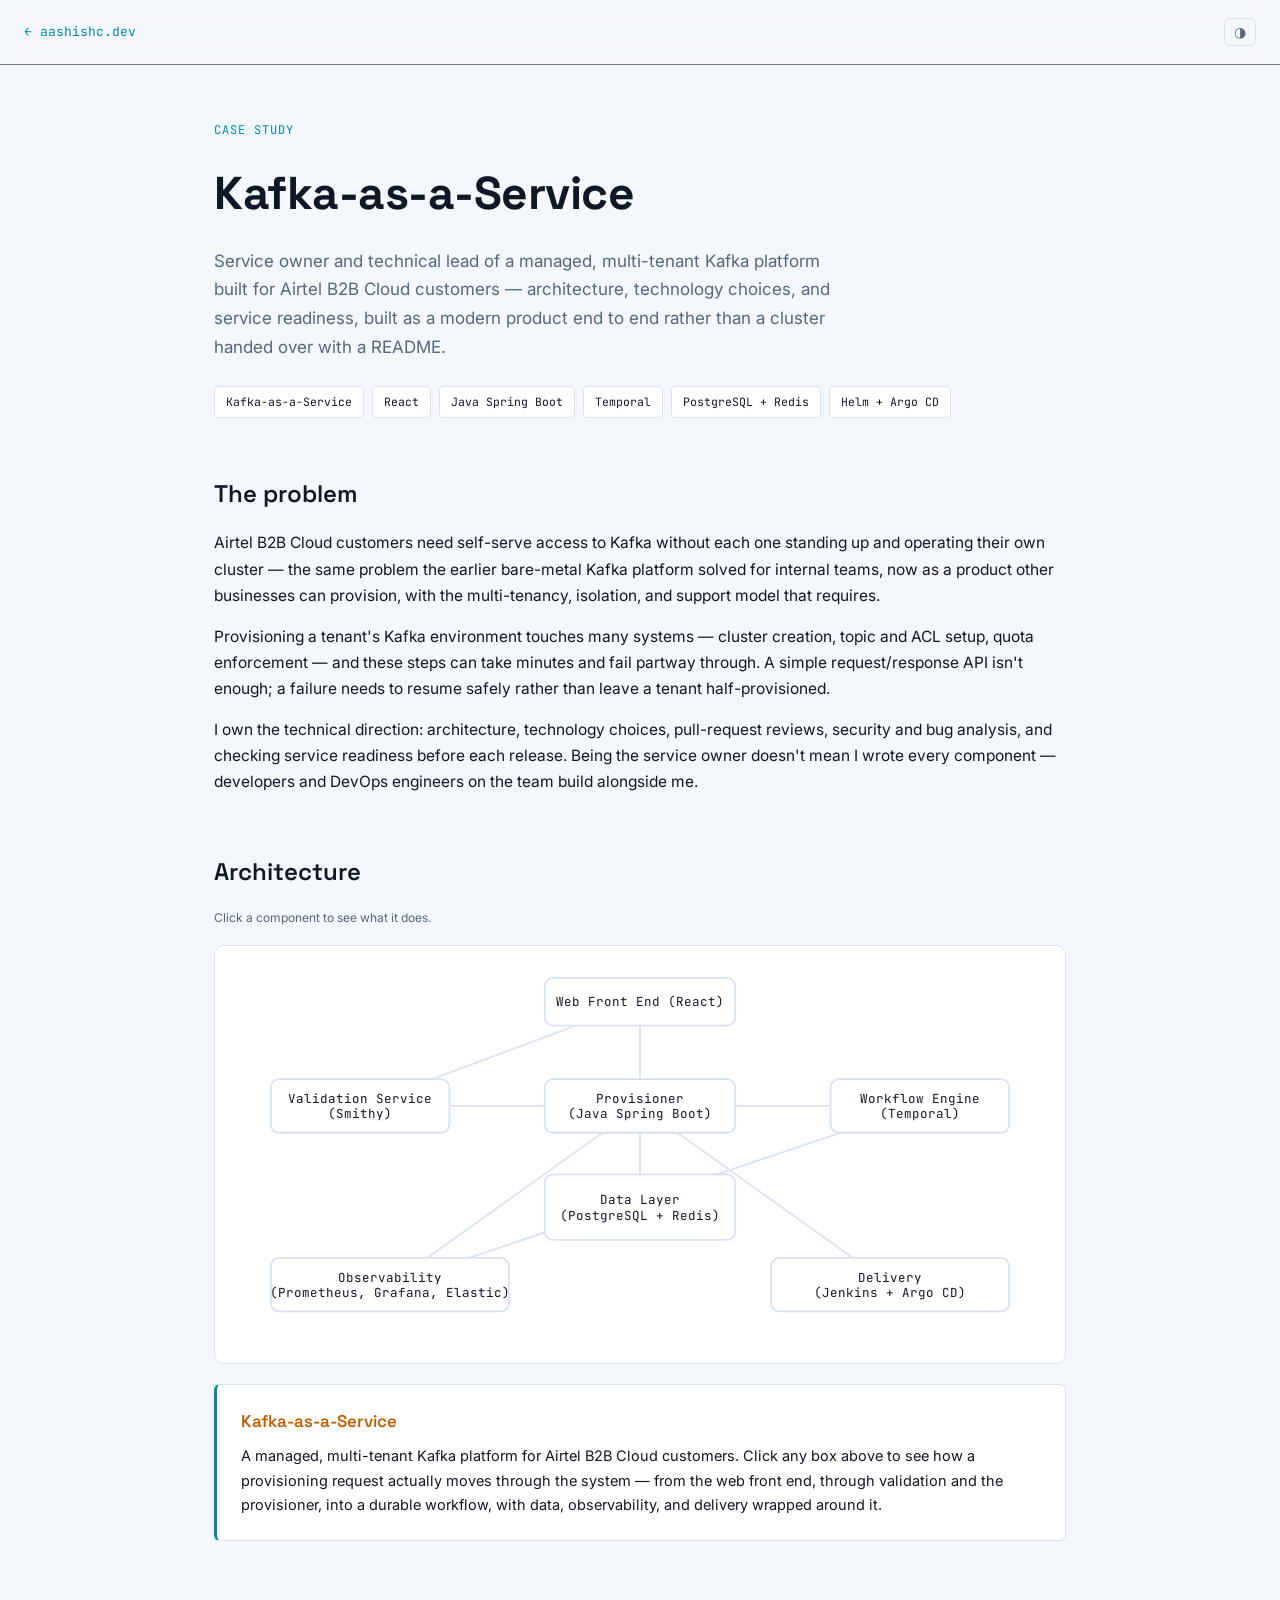
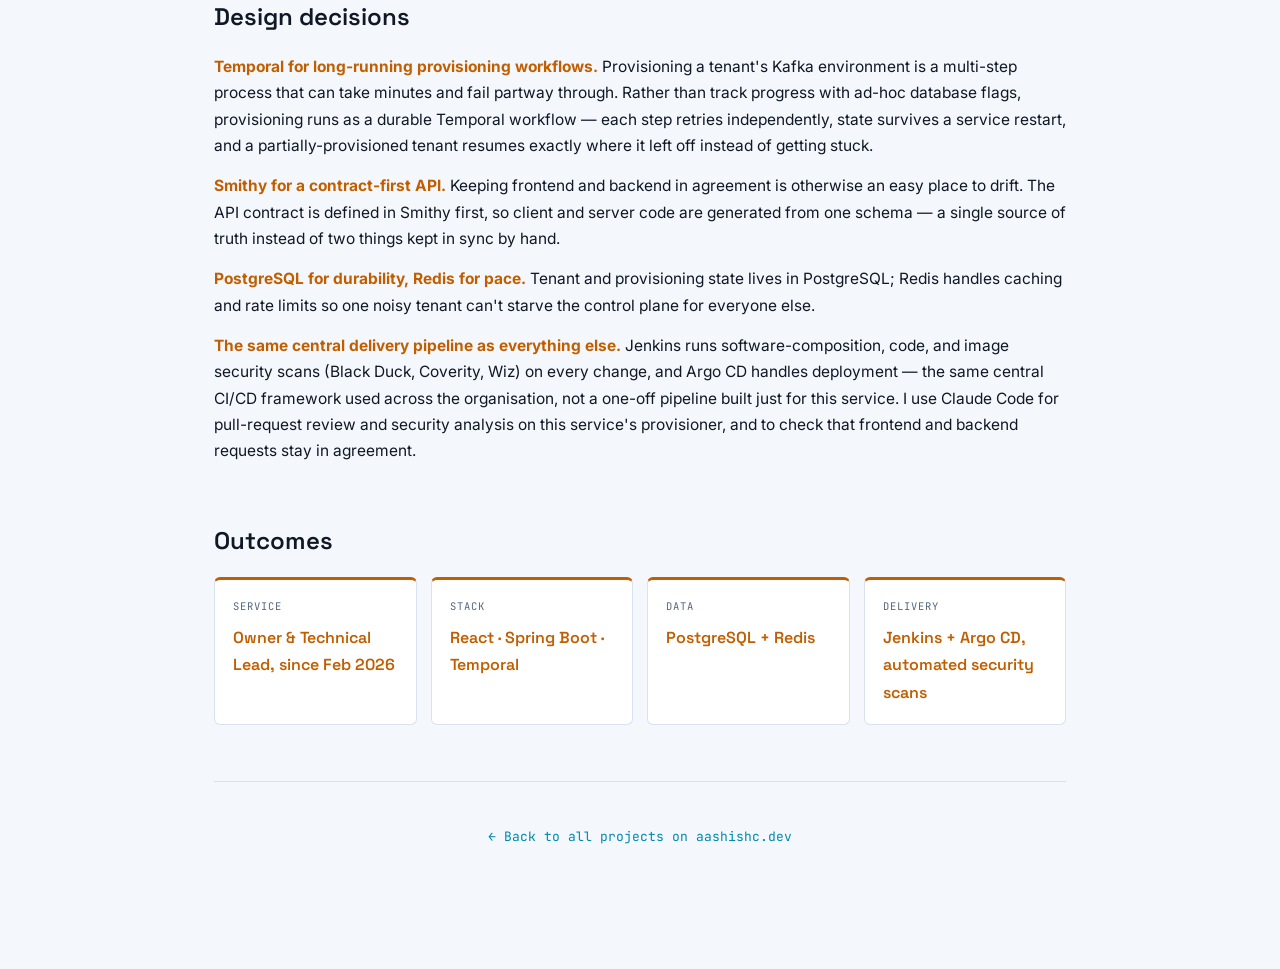
<file: case-study-kaas.html>
<!DOCTYPE html>
<html lang="en">
<head>
<meta charset="UTF-8">
<meta name="viewport" content="width=device-width, initial-scale=1.0">
<title>Kafka-as-a-Service — Case Study | Aashish Chhabra</title>
<meta name="description" content="How I own the architecture of Kafka-as-a-Service, a managed multi-tenant Kafka platform for Airtel B2B Cloud customers — React front end, Spring Boot provisioner, Temporal workflows, and a fully automated Jenkins + Argo CD delivery pipeline.">
<link rel="icon" href="favicon.ico" sizes="any">
<link rel="icon" type="image/png" sizes="32x32" href="favicon-32.png">
<link rel="icon" type="image/png" sizes="16x16" href="favicon-16.png">
<link rel="icon" type="image/png" sizes="192x192" href="favicon-192.png">
<link rel="apple-touch-icon" sizes="180x180" href="favicon-180.png">
<link rel="canonical" href="https://aashishc.dev/case-study-kaas.html">
<script>
  (function(){
    try {
      var saved = localStorage.getItem('theme');
      var theme = saved || (window.matchMedia('(prefers-color-scheme: light)').matches ? 'light' : 'dark');
      document.documentElement.setAttribute('data-theme', theme);
    } catch(e){}
  })();
</script>
<link rel="preconnect" href="https://fonts.googleapis.com">
<link rel="preconnect" href="https://fonts.gstatic.com" crossorigin>
<link href="https://fonts.googleapis.com/css2?family=Space+Grotesk:wght@500;600;700&family=Inter:wght@400;500&family=JetBrains+Mono:wght@500&display=swap" rel="stylesheet">
<link rel="stylesheet" href="shared-tokens.css">
<style>
  .container{ max-width:900px; margin:0 auto; padding:0 24px; }

  .nav{
    position:fixed; top:0; left:0; right:0; z-index:100;
    display:flex; align-items:center; justify-content:space-between; padding:18px 24px;
    background:var(--nav-bg); backdrop-filter:blur(12px); -webkit-backdrop-filter:blur(12px);
    border-bottom:1px solid rgba(26,47,74,0.6);
  }
  .nav__back{ font-family:'JetBrains Mono',monospace; font-size:13px; color:var(--cyan); }
  .theme-toggle{
    background:none; border:1px solid var(--border); border-radius:6px; padding:6px 9px;
    color:var(--muted); font-size:14px; line-height:1; transition:all .2s ease;
  }
  .theme-toggle:hover{ border-color:var(--cyan); color:var(--cyan); }

  main{ padding:120px 0 80px; }

  .cs-kicker{
    font-family:'JetBrains Mono',monospace; font-size:12px; color:var(--cyan); letter-spacing:1px;
    text-transform:uppercase; margin-bottom:14px; display:block;
  }
  .cs-title{ font-size:34px; font-weight:700; letter-spacing:-0.5px; margin-bottom:14px; }
  @media (min-width:768px){ .cs-title{ font-size:46px; } }
  .cs-subtitle{ font-size:17px; color:var(--muted); margin-bottom:24px; max-width:640px; }
  .cs-tags{ display:flex; flex-wrap:wrap; gap:8px; margin-bottom:56px; }
  .cs-tag{
    font-family:'JetBrains Mono',monospace; font-size:11.5px; color:var(--text);
    border:1px solid var(--border); border-radius:4px; padding:5px 11px; background:var(--surface);
  }

  section.cs-block{ margin-bottom:56px; }
  .cs-h2{ font-size:24px; font-weight:600; margin-bottom:16px; }
  .cs-body{ color:var(--text); font-size:15.5px; margin-bottom:14px; }
  .cs-body:last-child{ margin-bottom:0; }
  .cs-body strong{ color:var(--amber); }

  /* ---------- Architecture diagram ---------- */
  .diagram-wrap{
    background:var(--surface); border:1px solid var(--border); border-radius:10px; padding:20px;
    margin-bottom:20px;
  }
  #archSvg{ width:100%; height:auto; display:block; }
  .arch-node{ cursor:pointer; }
  .arch-node rect{ transition:stroke .2s ease, fill .2s ease; }
  .arch-node:hover rect{ stroke:var(--cyan); }
  .arch-node.is-active rect{ stroke:var(--amber); stroke-width:2; }
  .arch-node text{ pointer-events:none; }
  .arch-hint{ font-size:12px; color:var(--muted); margin-bottom:16px; }

  .detail-panel{
    background:var(--surface); border:1px solid var(--border); border-left:3px solid var(--cyan);
    border-radius:6px; padding:22px 24px; min-height:110px; transition:border-color .2s ease;
  }
  .detail-panel__title{ font-family:'Space Grotesk',sans-serif; font-weight:600; font-size:17px; color:var(--amber); margin-bottom:8px; }
  .detail-panel__body{ font-size:14.5px; color:var(--text); }

  .cs-list{ margin:0; padding:0; list-style:none; }
  .cs-list li{ position:relative; padding-left:20px; margin-bottom:10px; font-size:15px; color:var(--text); }
  .cs-list li::before{ content:'▸'; position:absolute; left:0; color:var(--cyan); }

  .cs-impact{ display:grid; grid-template-columns:1fr; gap:14px; }
  @media (min-width:640px){ .cs-impact{ grid-template-columns:repeat(2,1fr); } }
  @media (min-width:900px){ .cs-impact{ grid-template-columns:repeat(4,1fr); } }
  .cs-impact__tile{ background:var(--surface); border:1px solid var(--border); border-top:3px solid var(--amber); border-radius:6px; padding:18px; }
  .cs-impact__label{ font-family:'JetBrains Mono',monospace; font-size:10.5px; color:var(--muted); letter-spacing:1px; margin-bottom:8px; display:block; }
  .cs-impact__value{ font-family:'Space Grotesk',sans-serif; font-weight:600; font-size:16px; color:var(--amber); }

  .cs-footer{ text-align:center; padding:40px 0; border-top:1px solid var(--border); margin-top:20px; }
  .cs-footer a{ color:var(--cyan); font-family:'JetBrains Mono',monospace; font-size:13px; }

  @media (prefers-reduced-motion: reduce){
    *, *::before, *::after{ animation-duration:0.01ms !important; transition-duration:0.01ms !important; }
  }
</style>
</head>
<body>

<nav class="nav">
  <a href="index.html#projects" class="nav__back mono">← aashishc.dev</a>
  <button class="theme-toggle mono" id="themeToggle" aria-label="Toggle light/dark theme">◐</button>
</nav>

<main>
  <div class="container">
    <span class="cs-kicker">Case Study</span>
    <h1 class="cs-title">Kafka-as-a-Service</h1>
    <p class="cs-subtitle">Service owner and technical lead of a managed, multi-tenant Kafka platform built for Airtel B2B Cloud customers — architecture, technology choices, and service readiness, built as a modern product end to end rather than a cluster handed over with a README.</p>
    <div class="cs-tags">
      <span class="cs-tag">Kafka-as-a-Service</span>
      <span class="cs-tag">React</span>
      <span class="cs-tag">Java Spring Boot</span>
      <span class="cs-tag">Temporal</span>
      <span class="cs-tag">PostgreSQL + Redis</span>
      <span class="cs-tag">Helm + Argo CD</span>
    </div>

    <section class="cs-block">
      <h2 class="cs-h2">The problem</h2>
      <p class="cs-body">Airtel B2B Cloud customers need self-serve access to Kafka without each one standing up and operating their own cluster — the same problem the earlier bare-metal Kafka platform solved for internal teams, now as a product other businesses can provision, with the multi-tenancy, isolation, and support model that requires.</p>
      <p class="cs-body">Provisioning a tenant's Kafka environment touches many systems — cluster creation, topic and ACL setup, quota enforcement — and these steps can take minutes and fail partway through. A simple request/response API isn't enough; a failure needs to resume safely rather than leave a tenant half-provisioned.</p>
      <p class="cs-body">I own the technical direction: architecture, technology choices, pull-request reviews, security and bug analysis, and checking service readiness before each release. Being the service owner doesn't mean I wrote every component — developers and DevOps engineers on the team build alongside me.</p>
    </section>

    <section class="cs-block">
      <h2 class="cs-h2">Architecture</h2>
      <p class="arch-hint">Click a component to see what it does.</p>
      <div class="diagram-wrap">
        <div id="archSvg"></div>
      </div>
      <div class="detail-panel" id="detailPanel">
        <div class="detail-panel__title" id="detailTitle">Kafka-as-a-Service</div>
        <div class="detail-panel__body" id="detailBody">A managed, multi-tenant Kafka platform for Airtel B2B Cloud customers. Click any box above to see how a provisioning request actually moves through the system — from the web front end, through validation and the provisioner, into a durable workflow, with data, observability, and delivery wrapped around it.</div>
      </div>
    </section>

    <section class="cs-block">
      <h2 class="cs-h2">Design decisions</h2>
      <p class="cs-body"><strong>Temporal for long-running provisioning workflows.</strong> Provisioning a tenant's Kafka environment is a multi-step process that can take minutes and fail partway through. Rather than track progress with ad-hoc database flags, provisioning runs as a durable Temporal workflow — each step retries independently, state survives a service restart, and a partially-provisioned tenant resumes exactly where it left off instead of getting stuck.</p>
      <p class="cs-body"><strong>Smithy for a contract-first API.</strong> Keeping frontend and backend in agreement is otherwise an easy place to drift. The API contract is defined in Smithy first, so client and server code are generated from one schema — a single source of truth instead of two things kept in sync by hand.</p>
      <p class="cs-body"><strong>PostgreSQL for durability, Redis for pace.</strong> Tenant and provisioning state lives in PostgreSQL; Redis handles caching and rate limits so one noisy tenant can't starve the control plane for everyone else.</p>
      <p class="cs-body"><strong>The same central delivery pipeline as everything else.</strong> Jenkins runs software-composition, code, and image security scans (Black Duck, Coverity, Wiz) on every change, and Argo CD handles deployment — the same central CI/CD framework used across the organisation, not a one-off pipeline built just for this service. I use Claude Code for pull-request review and security analysis on this service's provisioner, and to check that frontend and backend requests stay in agreement.</p>
    </section>

    <section class="cs-block">
      <h2 class="cs-h2">Outcomes</h2>
      <div class="cs-impact">
        <div class="cs-impact__tile">
          <span class="cs-impact__label">SERVICE</span>
          <div class="cs-impact__value">Owner & Technical Lead, since Feb 2026</div>
        </div>
        <div class="cs-impact__tile">
          <span class="cs-impact__label">STACK</span>
          <div class="cs-impact__value">React · Spring Boot · Temporal</div>
        </div>
        <div class="cs-impact__tile">
          <span class="cs-impact__label">DATA</span>
          <div class="cs-impact__value">PostgreSQL + Redis</div>
        </div>
        <div class="cs-impact__tile">
          <span class="cs-impact__label">DELIVERY</span>
          <div class="cs-impact__value">Jenkins + Argo CD, automated security scans</div>
        </div>
      </div>
    </section>

    <div class="cs-footer">
      <a href="index.html#projects">← Back to all projects on aashishc.dev</a>
    </div>
  </div>
</main>

<script>
(function(){
  "use strict";
  var themeToggle = document.getElementById('themeToggle');
  function currentTheme(){ return document.documentElement.getAttribute('data-theme') === 'light' ? 'light' : 'dark'; }
  function updateThemeButton(){
    themeToggle.textContent = currentTheme() === 'light' ? '◑' : '◐';
    themeToggle.setAttribute('aria-label', currentTheme() === 'light' ? 'Switch to dark theme' : 'Switch to light theme');
  }
  themeToggle.addEventListener('click', function(){
    var next = currentTheme() === 'light' ? 'dark' : 'light';
    document.documentElement.setAttribute('data-theme', next);
    try { localStorage.setItem('theme', next); } catch(e){}
    updateThemeButton();
  });
  updateThemeButton();

  var nodes = [
    { id:'frontend', x:260, y:10, w:160, h:40, label:['Web Front End (React)'], title:'Web Front End — React', body:'The interface Airtel B2B Cloud customers use to provision and manage their own Kafka environments — requesting new tenants, topics, and ACLs without filing a ticket.' },
    { id:'validation', x:30, y:95, w:150, h:45, label:['Validation Service','(Smithy)'], title:'Validation Service — Smithy', body:'The API contract is defined in Smithy first, generating consistent client and server code — a single schema both sides of the request actually agree on, instead of drifting apart over time.' },
    { id:'provisioner', x:260, y:95, w:160, h:45, label:['Provisioner','(Java Spring Boot)'], title:'Provisioner — Java Spring Boot', body:'The core service: validates requests, kicks off provisioning workflows, and enforces per-tenant quotas. This is where I spend most of my own review and security-analysis time, including with Claude Code.' },
    { id:'workflow', x:500, y:95, w:150, h:45, label:['Workflow Engine','(Temporal)'], title:'Workflow Engine — Temporal', body:'Runs provisioning as a durable, multi-step workflow. Each step retries independently and survives a service restart, so a partially-provisioned tenant resumes exactly where it left off.' },
    { id:'data', x:260, y:175, w:160, h:55, label:['Data Layer','(PostgreSQL + Redis)'], title:'Data Layer — PostgreSQL + Redis', body:'PostgreSQL holds tenant and provisioning state durably; Redis handles caching and rate limits so one noisy tenant can’t starve the control plane for everyone else.' },
    { id:'observability', x:30, y:245, w:200, h:45, label:['Observability','(Prometheus, Grafana, Elastic)'], title:'Observability — Prometheus, Grafana, Elastic, Kibana', body:'Monitors both the service itself and the Kafka clusters it creates for tenants — the same observability discipline applied to the earlier bare-metal Kafka platform, now covering a multi-tenant product.' },
    { id:'delivery', x:450, y:245, w:200, h:45, label:['Delivery','(Jenkins + Argo CD)'], title:'Delivery — Jenkins + Argo CD', body:'Jenkins runs software-composition, code, and image security scans (Black Duck, Coverity, Wiz) on every change; Argo CD deploys it. The same central CI/CD framework used across the organisation, not a one-off pipeline.' }
  ];

  var edges = [
    ['frontend','validation'], ['frontend','provisioner'], ['validation','provisioner'],
    ['provisioner','workflow'], ['provisioner','data'],
    ['provisioner','observability'], ['workflow','observability'], ['delivery','provisioner']
  ];

  function buildDiagram(){
    var svgNS = 'http://www.w3.org/2000/svg';
    var svg = document.createElementNS(svgNS, 'svg');
    svg.setAttribute('viewBox', '0 0 680 310');
    svg.setAttribute('width', '100%');

    var cyan = getComputedStyle(document.documentElement).getPropertyValue('--cyan').trim() || '#00C8F0';
    var border = getComputedStyle(document.documentElement).getPropertyValue('--border').trim() || '#1A2F4A';
    var surface = getComputedStyle(document.documentElement).getPropertyValue('--surface').trim() || '#0E1A2E';
    var textColor = getComputedStyle(document.documentElement).getPropertyValue('--text').trim() || '#E8F4F8';

    function centerOf(n){ return { x: n.x + n.w/2, y: n.y + n.h/2 }; }
    function byId(id){ return nodes.filter(function(n){ return n.id === id; })[0]; }

    edges.forEach(function(e){
      var a = centerOf(byId(e[0])), b = centerOf(byId(e[1]));
      var line = document.createElementNS(svgNS, 'line');
      line.setAttribute('x1', a.x); line.setAttribute('y1', a.y);
      line.setAttribute('x2', b.x); line.setAttribute('y2', b.y);
      line.setAttribute('stroke', border);
      line.setAttribute('stroke-width', '1.5');
      svg.appendChild(line);
    });

    nodes.forEach(function(n){
      var g = document.createElementNS(svgNS, 'g');
      g.setAttribute('class', 'arch-node');
      g.setAttribute('data-id', n.id);
      g.setAttribute('tabindex', '0');
      g.setAttribute('role', 'button');
      g.setAttribute('aria-label', n.title);

      var rect = document.createElementNS(svgNS, 'rect');
      rect.setAttribute('x', n.x); rect.setAttribute('y', n.y);
      rect.setAttribute('width', n.w); rect.setAttribute('height', n.h);
      rect.setAttribute('rx', 7);
      rect.setAttribute('fill', surface);
      rect.setAttribute('stroke', border);
      rect.setAttribute('stroke-width', '1.5');
      g.appendChild(rect);

      n.label.forEach(function(line, li){
        var text = document.createElementNS(svgNS, 'text');
        text.setAttribute('x', n.x + n.w/2);
        text.setAttribute('y', n.y + n.h/2 + (li - (n.label.length-1)/2) * 13 + 4);
        text.setAttribute('text-anchor', 'middle');
        text.setAttribute('font-family', 'JetBrains Mono, monospace');
        text.setAttribute('font-size', '10.5');
        text.setAttribute('fill', textColor);
        text.textContent = line;
        g.appendChild(text);
      });

      function activate(){
        document.querySelectorAll('.arch-node').forEach(function(el){ el.classList.remove('is-active'); });
        g.classList.add('is-active');
        document.getElementById('detailTitle').textContent = n.title;
        document.getElementById('detailBody').textContent = n.body;
      }
      g.addEventListener('click', activate);
      g.addEventListener('keydown', function(e){ if (e.key === 'Enter' || e.key === ' '){ e.preventDefault(); activate(); } });

      svg.appendChild(g);
    });

    var container = document.getElementById('archSvg');
    container.innerHTML = '';
    container.appendChild(svg);
  }
  buildDiagram();
  themeToggle.addEventListener('click', function(){ setTimeout(buildDiagram, 20); });
})();
</script>

<script data-goatcounter="https://aashishc.goatcounter.com/count" async src="//gc.zgo.at/count.js"></script>
</body>
</html>
</file>
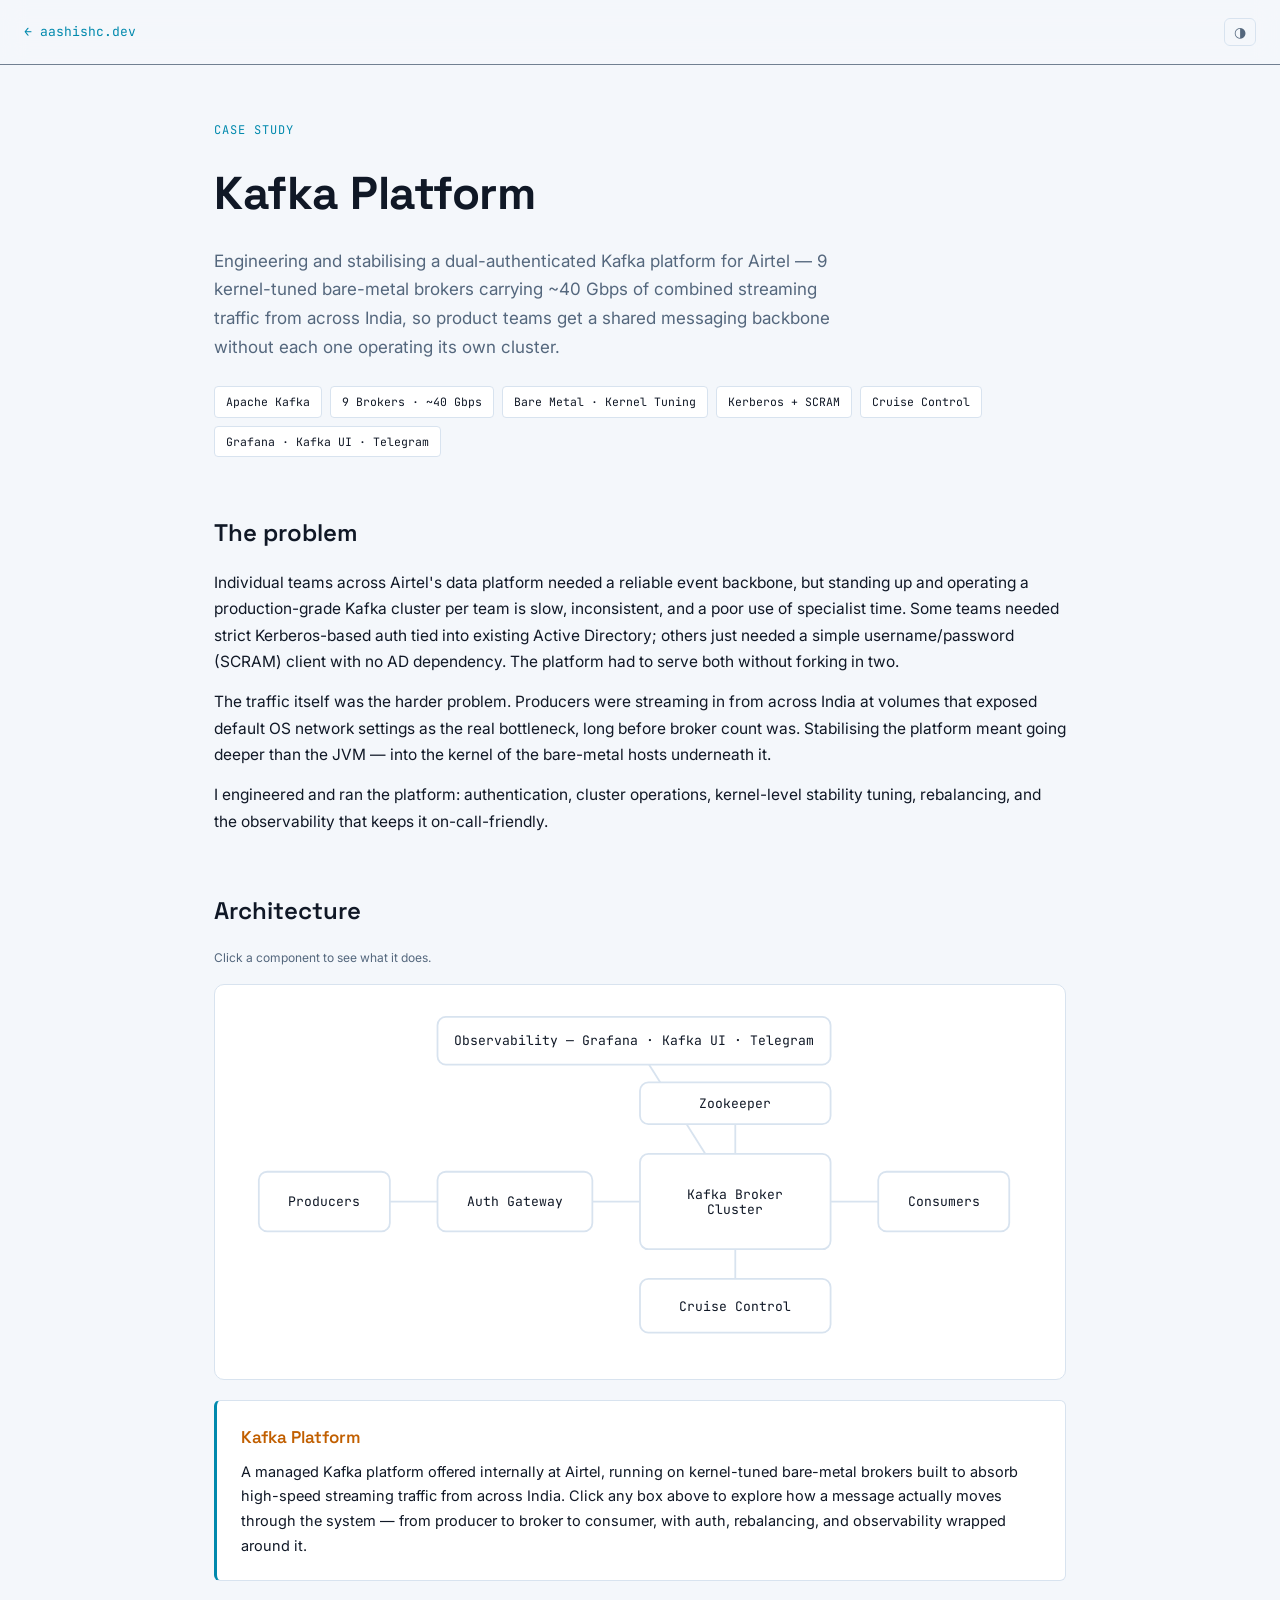
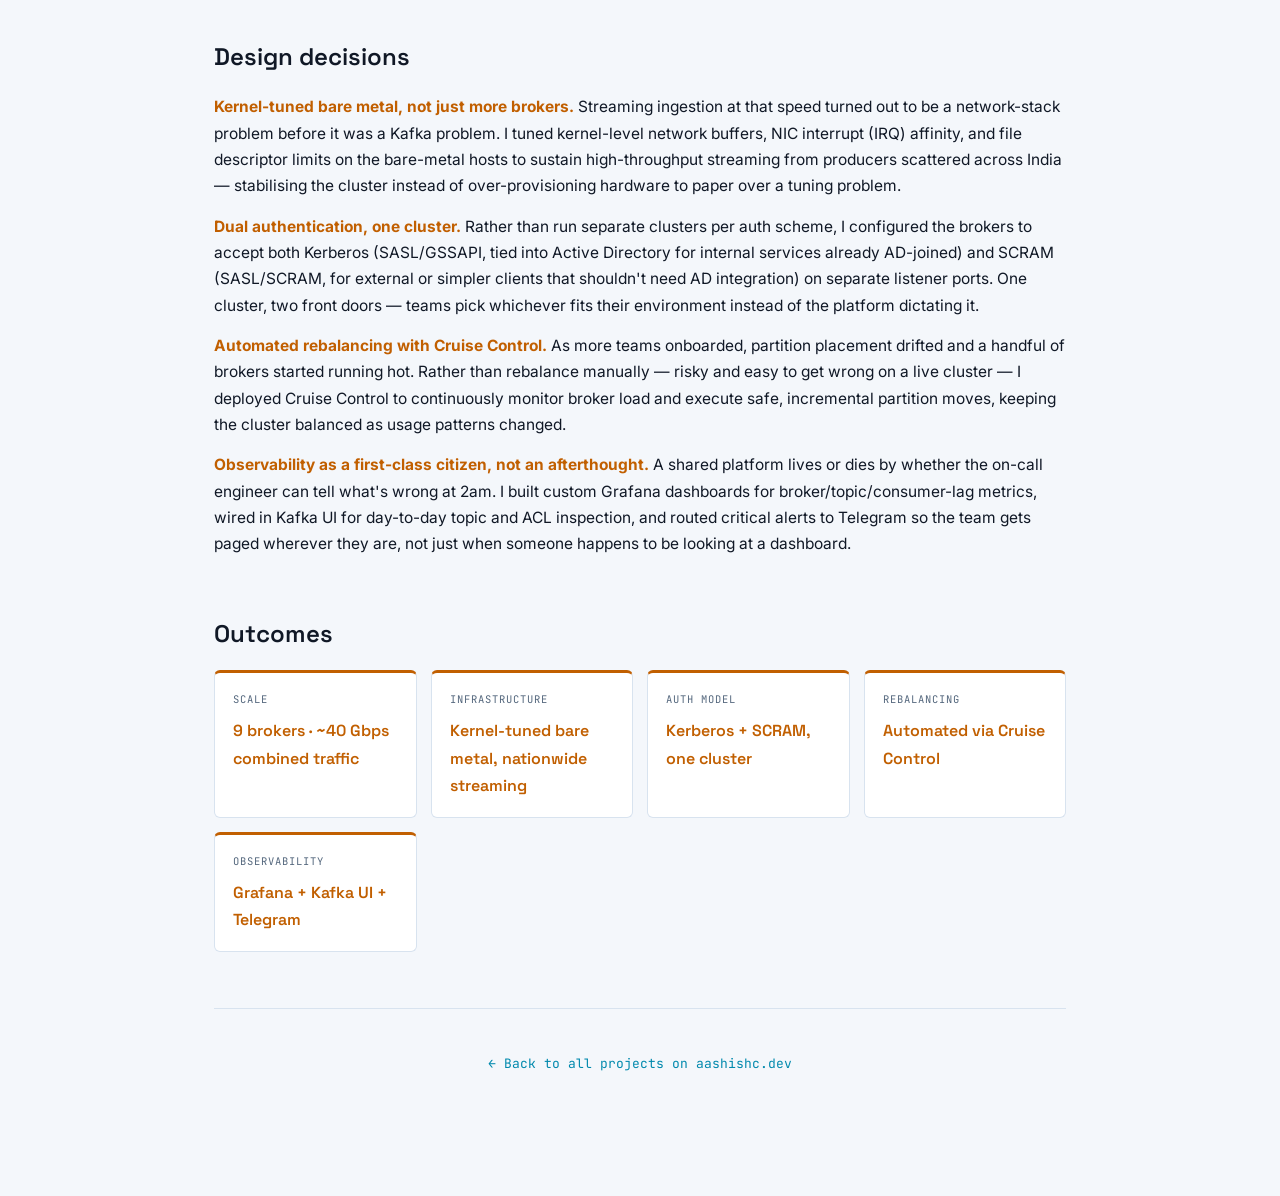
<file: case-study-kafka.html>
<!DOCTYPE html>
<html lang="en">
<head>
<meta charset="UTF-8">
<meta name="viewport" content="width=device-width, initial-scale=1.0">
<title>Kafka Platform — Case Study | Aashish Chhabra</title>
<meta name="description" content="How I engineered and stabilised a dual-authenticated Kafka platform for Airtel — 9 kernel-tuned bare-metal brokers carrying ~40 Gbps of nationwide streaming traffic, Kerberos + SCRAM auth, Cruise Control rebalancing, and real-time observability.">
<link rel="icon" href="favicon.ico" sizes="any">
<link rel="icon" type="image/png" sizes="32x32" href="favicon-32.png">
<link rel="icon" type="image/png" sizes="16x16" href="favicon-16.png">
<link rel="icon" type="image/png" sizes="192x192" href="favicon-192.png">
<link rel="apple-touch-icon" sizes="180x180" href="favicon-180.png">
<link rel="canonical" href="https://aashishc.dev/case-study-kafka.html">
<script>
  (function(){
    try {
      var saved = localStorage.getItem('theme');
      var theme = saved || (window.matchMedia('(prefers-color-scheme: light)').matches ? 'light' : 'dark');
      document.documentElement.setAttribute('data-theme', theme);
    } catch(e){}
  })();
</script>
<link rel="preconnect" href="https://fonts.googleapis.com">
<link rel="preconnect" href="https://fonts.gstatic.com" crossorigin>
<link href="https://fonts.googleapis.com/css2?family=Space+Grotesk:wght@500;600;700&family=Inter:wght@400;500&family=JetBrains+Mono:wght@500&display=swap" rel="stylesheet">
<link rel="stylesheet" href="shared-tokens.css">
<style>
  .container{ max-width:900px; margin:0 auto; padding:0 24px; }

  .nav{
    position:fixed; top:0; left:0; right:0; z-index:100;
    display:flex; align-items:center; justify-content:space-between; padding:18px 24px;
    background:var(--nav-bg); backdrop-filter:blur(12px); -webkit-backdrop-filter:blur(12px);
    border-bottom:1px solid rgba(26,47,74,0.6);
  }
  .nav__back{ font-family:'JetBrains Mono',monospace; font-size:13px; color:var(--cyan); }
  .theme-toggle{
    background:none; border:1px solid var(--border); border-radius:6px; padding:6px 9px;
    color:var(--muted); font-size:14px; line-height:1; transition:all .2s ease;
  }
  .theme-toggle:hover{ border-color:var(--cyan); color:var(--cyan); }

  main{ padding:120px 0 80px; }

  .cs-kicker{
    font-family:'JetBrains Mono',monospace; font-size:12px; color:var(--cyan); letter-spacing:1px;
    text-transform:uppercase; margin-bottom:14px; display:block;
  }
  .cs-title{ font-size:34px; font-weight:700; letter-spacing:-0.5px; margin-bottom:14px; }
  @media (min-width:768px){ .cs-title{ font-size:46px; } }
  .cs-subtitle{ font-size:17px; color:var(--muted); margin-bottom:24px; max-width:640px; }
  .cs-tags{ display:flex; flex-wrap:wrap; gap:8px; margin-bottom:56px; }
  .cs-tag{
    font-family:'JetBrains Mono',monospace; font-size:11.5px; color:var(--text);
    border:1px solid var(--border); border-radius:4px; padding:5px 11px; background:var(--surface);
  }

  section.cs-block{ margin-bottom:56px; }
  .cs-h2{ font-size:24px; font-weight:600; margin-bottom:16px; }
  .cs-body{ color:var(--text); font-size:15.5px; margin-bottom:14px; }
  .cs-body:last-child{ margin-bottom:0; }
  .cs-body strong{ color:var(--amber); }

  /* ---------- Architecture diagram ---------- */
  .diagram-wrap{
    background:var(--surface); border:1px solid var(--border); border-radius:10px; padding:20px;
    margin-bottom:20px;
  }
  #archSvg{ width:100%; height:auto; display:block; }
  .arch-node{ cursor:pointer; }
  .arch-node rect{ transition:stroke .2s ease, fill .2s ease; }
  .arch-node:hover rect{ stroke:var(--cyan); }
  .arch-node.is-active rect{ stroke:var(--amber); stroke-width:2; }
  .arch-node text{ pointer-events:none; }
  .arch-hint{ font-size:12px; color:var(--muted); margin-bottom:16px; }

  .detail-panel{
    background:var(--surface); border:1px solid var(--border); border-left:3px solid var(--cyan);
    border-radius:6px; padding:22px 24px; min-height:110px; transition:border-color .2s ease;
  }
  .detail-panel__title{ font-family:'Space Grotesk',sans-serif; font-weight:600; font-size:17px; color:var(--amber); margin-bottom:8px; }
  .detail-panel__body{ font-size:14.5px; color:var(--text); }

  .cs-list{ margin:0; padding:0; list-style:none; }
  .cs-list li{ position:relative; padding-left:20px; margin-bottom:10px; font-size:15px; color:var(--text); }
  .cs-list li::before{ content:'▸'; position:absolute; left:0; color:var(--cyan); }

  .cs-impact{ display:grid; grid-template-columns:1fr; gap:14px; }
  @media (min-width:640px){ .cs-impact{ grid-template-columns:repeat(2,1fr); } }
  @media (min-width:900px){ .cs-impact{ grid-template-columns:repeat(4,1fr); } }
  .cs-impact__tile{ background:var(--surface); border:1px solid var(--border); border-top:3px solid var(--amber); border-radius:6px; padding:18px; }
  .cs-impact__label{ font-family:'JetBrains Mono',monospace; font-size:10.5px; color:var(--muted); letter-spacing:1px; margin-bottom:8px; display:block; }
  .cs-impact__value{ font-family:'Space Grotesk',sans-serif; font-weight:600; font-size:16px; color:var(--amber); }

  .cs-footer{ text-align:center; padding:40px 0; border-top:1px solid var(--border); margin-top:20px; }
  .cs-footer a{ color:var(--cyan); font-family:'JetBrains Mono',monospace; font-size:13px; }

  @media (prefers-reduced-motion: reduce){
    *, *::before, *::after{ animation-duration:0.01ms !important; transition-duration:0.01ms !important; }
  }
</style>
</head>
<body>

<nav class="nav">
  <a href="index.html#projects" class="nav__back mono">← aashishc.dev</a>
  <button class="theme-toggle mono" id="themeToggle" aria-label="Toggle light/dark theme">◐</button>
</nav>

<main>
  <div class="container">
    <span class="cs-kicker">Case Study</span>
    <h1 class="cs-title">Kafka Platform</h1>
    <p class="cs-subtitle">Engineering and stabilising a dual-authenticated Kafka platform for Airtel — 9 kernel-tuned bare-metal brokers carrying ~40 Gbps of combined streaming traffic from across India, so product teams get a shared messaging backbone without each one operating its own cluster.</p>
    <div class="cs-tags">
      <span class="cs-tag">Apache Kafka</span>
      <span class="cs-tag">9 Brokers · ~40 Gbps</span>
      <span class="cs-tag">Bare Metal · Kernel Tuning</span>
      <span class="cs-tag">Kerberos + SCRAM</span>
      <span class="cs-tag">Cruise Control</span>
      <span class="cs-tag">Grafana · Kafka UI · Telegram</span>
    </div>

    <section class="cs-block">
      <h2 class="cs-h2">The problem</h2>
      <p class="cs-body">Individual teams across Airtel's data platform needed a reliable event backbone, but standing up and operating a production-grade Kafka cluster per team is slow, inconsistent, and a poor use of specialist time. Some teams needed strict Kerberos-based auth tied into existing Active Directory; others just needed a simple username/password (SCRAM) client with no AD dependency. The platform had to serve both without forking in two.</p>
      <p class="cs-body">The traffic itself was the harder problem. Producers were streaming in from across India at volumes that exposed default OS network settings as the real bottleneck, long before broker count was. Stabilising the platform meant going deeper than the JVM — into the kernel of the bare-metal hosts underneath it.</p>
      <p class="cs-body">I engineered and ran the platform: authentication, cluster operations, kernel-level stability tuning, rebalancing, and the observability that keeps it on-call-friendly.</p>
    </section>

    <section class="cs-block">
      <h2 class="cs-h2">Architecture</h2>
      <p class="arch-hint">Click a component to see what it does.</p>
      <div class="diagram-wrap">
        <div id="archSvg"></div>
      </div>
      <div class="detail-panel" id="detailPanel">
        <div class="detail-panel__title" id="detailTitle">Kafka Platform</div>
        <div class="detail-panel__body" id="detailBody">A managed Kafka platform offered internally at Airtel, running on kernel-tuned bare-metal brokers built to absorb high-speed streaming traffic from across India. Click any box above to explore how a message actually moves through the system — from producer to broker to consumer, with auth, rebalancing, and observability wrapped around it.</div>
      </div>
    </section>

    <section class="cs-block">
      <h2 class="cs-h2">Design decisions</h2>
      <p class="cs-body"><strong>Kernel-tuned bare metal, not just more brokers.</strong> Streaming ingestion at that speed turned out to be a network-stack problem before it was a Kafka problem. I tuned kernel-level network buffers, NIC interrupt (IRQ) affinity, and file descriptor limits on the bare-metal hosts to sustain high-throughput streaming from producers scattered across India — stabilising the cluster instead of over-provisioning hardware to paper over a tuning problem.</p>
      <p class="cs-body"><strong>Dual authentication, one cluster.</strong> Rather than run separate clusters per auth scheme, I configured the brokers to accept both Kerberos (SASL/GSSAPI, tied into Active Directory for internal services already AD-joined) and SCRAM (SASL/SCRAM, for external or simpler clients that shouldn't need AD integration) on separate listener ports. One cluster, two front doors — teams pick whichever fits their environment instead of the platform dictating it.</p>
      <p class="cs-body"><strong>Automated rebalancing with Cruise Control.</strong> As more teams onboarded, partition placement drifted and a handful of brokers started running hot. Rather than rebalance manually — risky and easy to get wrong on a live cluster — I deployed Cruise Control to continuously monitor broker load and execute safe, incremental partition moves, keeping the cluster balanced as usage patterns changed.</p>
      <p class="cs-body"><strong>Observability as a first-class citizen, not an afterthought.</strong> A shared platform lives or dies by whether the on-call engineer can tell what's wrong at 2am. I built custom Grafana dashboards for broker/topic/consumer-lag metrics, wired in Kafka UI for day-to-day topic and ACL inspection, and routed critical alerts to Telegram so the team gets paged wherever they are, not just when someone happens to be looking at a dashboard.</p>
    </section>

    <section class="cs-block">
      <h2 class="cs-h2">Outcomes</h2>
      <div class="cs-impact">
        <div class="cs-impact__tile">
          <span class="cs-impact__label">SCALE</span>
          <div class="cs-impact__value">9 brokers · ~40 Gbps combined traffic</div>
        </div>
        <div class="cs-impact__tile">
          <span class="cs-impact__label">INFRASTRUCTURE</span>
          <div class="cs-impact__value">Kernel-tuned bare metal, nationwide streaming</div>
        </div>
        <div class="cs-impact__tile">
          <span class="cs-impact__label">AUTH MODEL</span>
          <div class="cs-impact__value">Kerberos + SCRAM, one cluster</div>
        </div>
        <div class="cs-impact__tile">
          <span class="cs-impact__label">REBALANCING</span>
          <div class="cs-impact__value">Automated via Cruise Control</div>
        </div>
        <div class="cs-impact__tile">
          <span class="cs-impact__label">OBSERVABILITY</span>
          <div class="cs-impact__value">Grafana + Kafka UI + Telegram</div>
        </div>
      </div>
    </section>

    <div class="cs-footer">
      <a href="index.html#projects">← Back to all projects on aashishc.dev</a>
    </div>
  </div>
</main>

<script>
(function(){
  "use strict";
  var themeToggle = document.getElementById('themeToggle');
  function currentTheme(){ return document.documentElement.getAttribute('data-theme') === 'light' ? 'light' : 'dark'; }
  function updateThemeButton(){
    themeToggle.textContent = currentTheme() === 'light' ? '◑' : '◐';
    themeToggle.setAttribute('aria-label', currentTheme() === 'light' ? 'Switch to dark theme' : 'Switch to light theme');
  }
  themeToggle.addEventListener('click', function(){
    var next = currentTheme() === 'light' ? 'dark' : 'light';
    document.documentElement.setAttribute('data-theme', next);
    try { localStorage.setItem('theme', next); } catch(e){}
    updateThemeButton();
  });
  updateThemeButton();

  var nodes = [
    { id:'observability', x:170, y:10, w:330, h:40, label:['Observability — Grafana · Kafka UI · Telegram'], title:'Observability — Grafana · Kafka UI · Telegram', body:'Custom Grafana dashboards for broker/topic/consumer-lag metrics, Kafka UI for day-to-day topic and ACL inspection, and Telegram alerting so the on-call engineer gets paged wherever they are.' },
    { id:'zookeeper', x:340, y:65, w:160, h:35, label:['Zookeeper'], title:'Zookeeper', body:'Handles cluster coordination, broker metadata, and controller election — the coordination layer the broker cluster depends on.' },
    { id:'producers', x:20, y:140, w:110, h:50, label:['Producers'], title:'Producers', body:'Business applications and services publishing events — order updates, usage records, telemetry — into the platform. Producers authenticate via whichever scheme their environment supports.' },
    { id:'auth', x:170, y:140, w:130, h:50, label:['Auth Gateway'], title:'Auth Gateway — Kerberos + SCRAM', body:'Two SASL listeners on the same brokers: Kerberos (GSSAPI) for AD-joined internal services, SCRAM for external or simpler clients. One cluster serves both without forking the platform.' },
    { id:'brokers', x:340, y:125, w:160, h:80, label:['Kafka Broker','Cluster'], title:'Kafka Broker Cluster', body:'Kernel-tuned bare-metal hosts — network buffers, IRQ affinity, and file descriptor limits tuned to sustain high-speed streaming ingestion from producers across India. Topics are partitioned and replicated for durability and throughput, with per-team quotas to keep noisy neighbours in check.' },
    { id:'consumers', x:540, y:140, w:110, h:50, label:['Consumers'], title:'Consumers', body:'Downstream services and data pipelines reading from topics — including the Elastic Stack and Trino for analytics, and business services reacting to events in real time.' },
    { id:'cruise', x:340, y:230, w:160, h:45, label:['Cruise Control'], title:'Cruise Control', body:'Continuously monitors per-broker load and executes safe, incremental partition reassignments — keeping the cluster balanced automatically as usage patterns shift, instead of manual rebalancing on a live system.' }
  ];

  var edges = [
    ['producers','auth'], ['auth','brokers'], ['brokers','consumers'],
    ['zookeeper','brokers'], ['cruise','brokers'], ['observability','brokers']
  ];

  function buildDiagram(){
    var svgNS = 'http://www.w3.org/2000/svg';
    var svg = document.createElementNS(svgNS, 'svg');
    svg.setAttribute('viewBox', '0 0 680 290');
    svg.setAttribute('width', '100%');

    var cyan = getComputedStyle(document.documentElement).getPropertyValue('--cyan').trim() || '#00C8F0';
    var border = getComputedStyle(document.documentElement).getPropertyValue('--border').trim() || '#1A2F4A';
    var surface = getComputedStyle(document.documentElement).getPropertyValue('--surface').trim() || '#0E1A2E';
    var textColor = getComputedStyle(document.documentElement).getPropertyValue('--text').trim() || '#E8F4F8';

    function centerOf(n){ return { x: n.x + n.w/2, y: n.y + n.h/2 }; }
    function byId(id){ return nodes.filter(function(n){ return n.id === id; })[0]; }

    edges.forEach(function(e){
      var a = centerOf(byId(e[0])), b = centerOf(byId(e[1]));
      var line = document.createElementNS(svgNS, 'line');
      line.setAttribute('x1', a.x); line.setAttribute('y1', a.y);
      line.setAttribute('x2', b.x); line.setAttribute('y2', b.y);
      line.setAttribute('stroke', border);
      line.setAttribute('stroke-width', '1.5');
      svg.appendChild(line);
    });

    nodes.forEach(function(n){
      var g = document.createElementNS(svgNS, 'g');
      g.setAttribute('class', 'arch-node');
      g.setAttribute('data-id', n.id);
      g.setAttribute('tabindex', '0');
      g.setAttribute('role', 'button');
      g.setAttribute('aria-label', n.title);

      var rect = document.createElementNS(svgNS, 'rect');
      rect.setAttribute('x', n.x); rect.setAttribute('y', n.y);
      rect.setAttribute('width', n.w); rect.setAttribute('height', n.h);
      rect.setAttribute('rx', 7);
      rect.setAttribute('fill', surface);
      rect.setAttribute('stroke', border);
      rect.setAttribute('stroke-width', '1.5');
      g.appendChild(rect);

      n.label.forEach(function(line, li){
        var text = document.createElementNS(svgNS, 'text');
        text.setAttribute('x', n.x + n.w/2);
        text.setAttribute('y', n.y + n.h/2 + (li - (n.label.length-1)/2) * 13 + 4);
        text.setAttribute('text-anchor', 'middle');
        text.setAttribute('font-family', 'JetBrains Mono, monospace');
        text.setAttribute('font-size', '11');
        text.setAttribute('fill', textColor);
        text.textContent = line;
        g.appendChild(text);
      });

      function activate(){
        document.querySelectorAll('.arch-node').forEach(function(el){ el.classList.remove('is-active'); });
        g.classList.add('is-active');
        document.getElementById('detailTitle').textContent = n.title;
        document.getElementById('detailBody').textContent = n.body;
      }
      g.addEventListener('click', activate);
      g.addEventListener('keydown', function(e){ if (e.key === 'Enter' || e.key === ' '){ e.preventDefault(); activate(); } });

      svg.appendChild(g);
    });

    var container = document.getElementById('archSvg');
    container.innerHTML = '';
    container.appendChild(svg);
  }
  buildDiagram();
  themeToggle.addEventListener('click', function(){ setTimeout(buildDiagram, 20); });
})();
</script>

<script data-goatcounter="https://aashishc.goatcounter.com/count" async src="//gc.zgo.at/count.js"></script>
</body>
</html>
</file>
<file: shared-tokens.css>
/* Shared design tokens and base reset — used by every page on aashishc.dev
   (index.html, case-study-kafka.html, case-study-kaas.html). Keeping this in
   one file means a theme/palette change only needs to happen once instead
   of being copy-pasted into every page's inline <style> block. */

:root{
  --bg:#070D1A;
  --surface:#0E1A2E;
  --border:#1A2F4A;
  --cyan:#00C8F0;
  --amber:#FF8C42;
  --text:#E8F4F8;
  --muted:#6B8FA8;
  --nav-bg:rgba(7,13,26,0.55);
  --term-text:#E8F4F8;
  --term-muted:#6B8FA8;
}
:root[data-theme="light"]{
  --bg:#F4F7FB;
  --surface:#FFFFFF;
  --border:#D8E3EF;
  --cyan:#0089AD;
  --amber:#C15F00;
  --text:#101826;
  --muted:#54677D;
  --nav-bg:rgba(244,247,251,0.75);
}

*,*::before,*::after{ box-sizing:border-box; }
html{ scroll-behavior:smooth; }
body{
  margin:0;
  background:var(--bg);
  color:var(--text);
  font-family:'Inter',sans-serif;
  font-weight:400;
  line-height:1.7;
  overflow-x:hidden;
  transition:background-color .3s ease, color .3s ease;
}
h1,h2,h3{ margin:0; font-family:'Space Grotesk',sans-serif; }
p{ margin:0; }
a{ color:inherit; text-decoration:none; }
.mono{ font-family:'JetBrains Mono',monospace; }
:focus-visible{ outline:2px solid var(--cyan); outline-offset:3px; }
</file>
